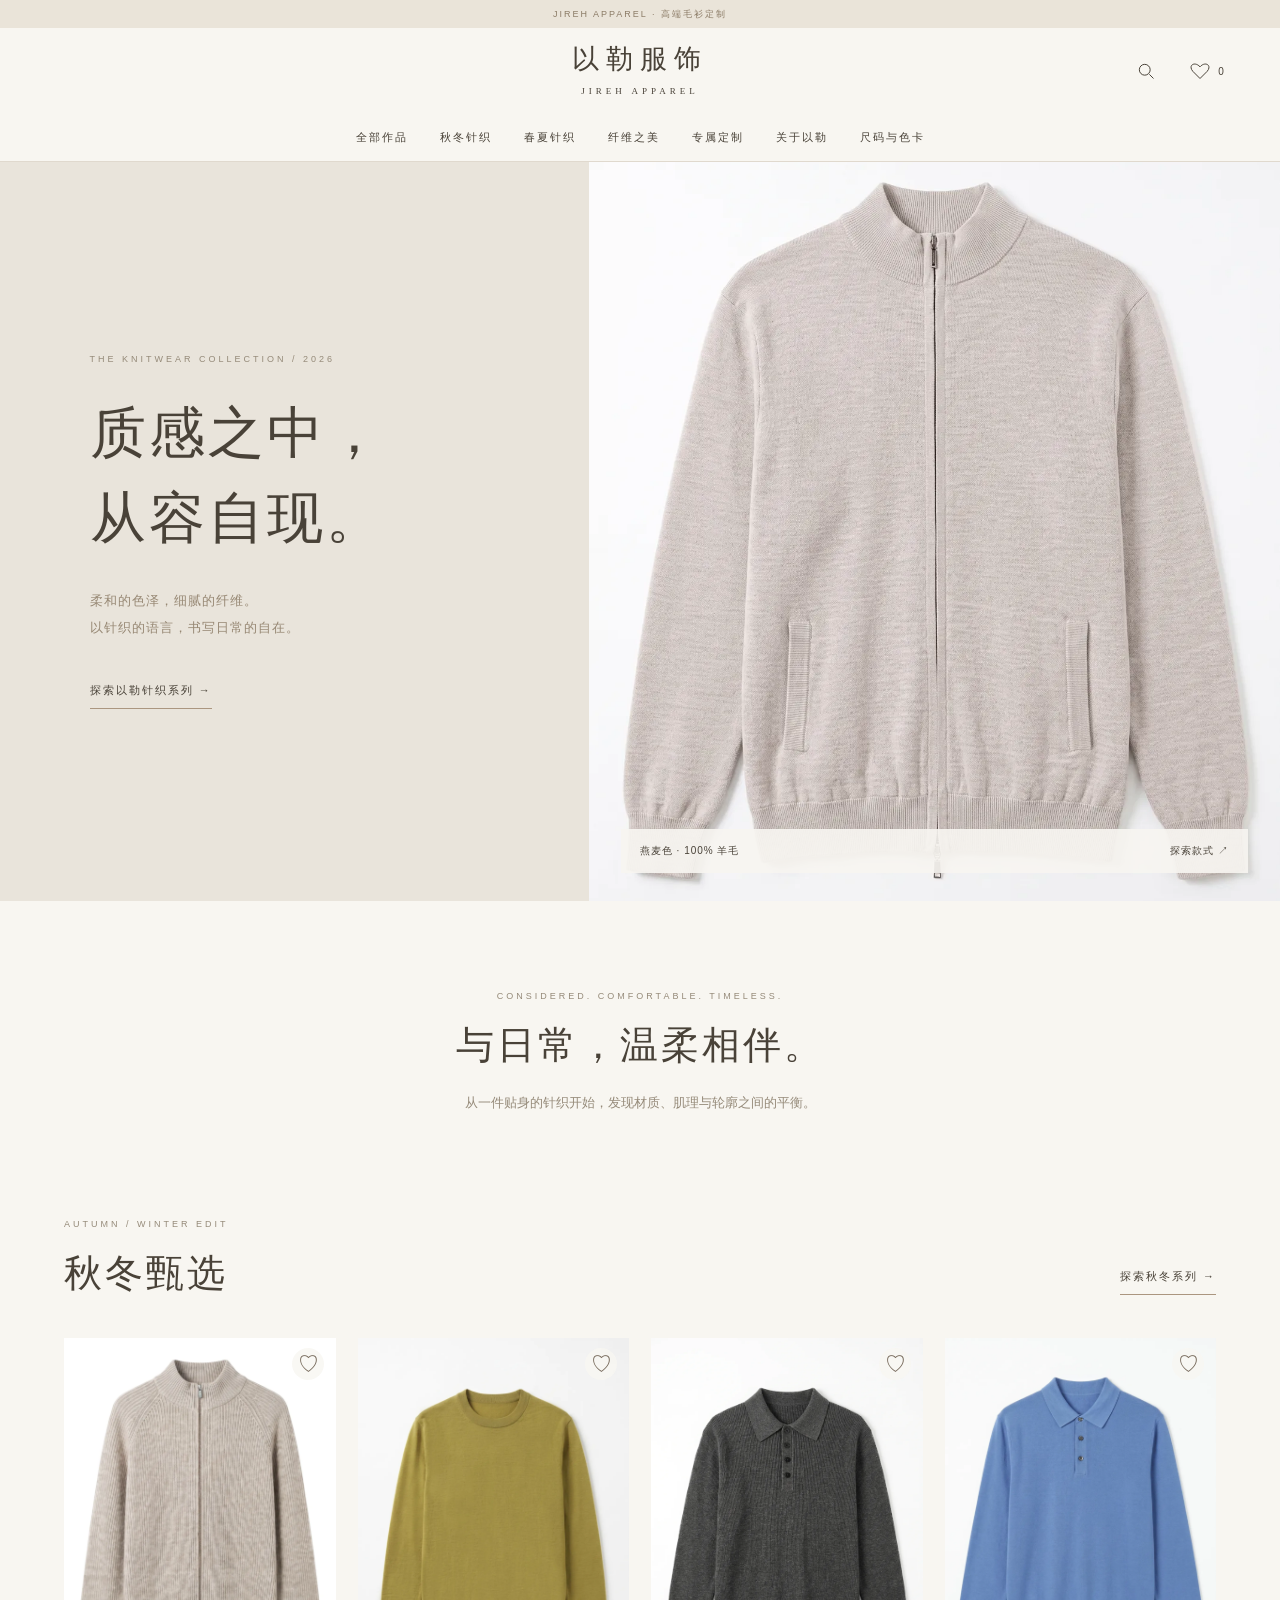
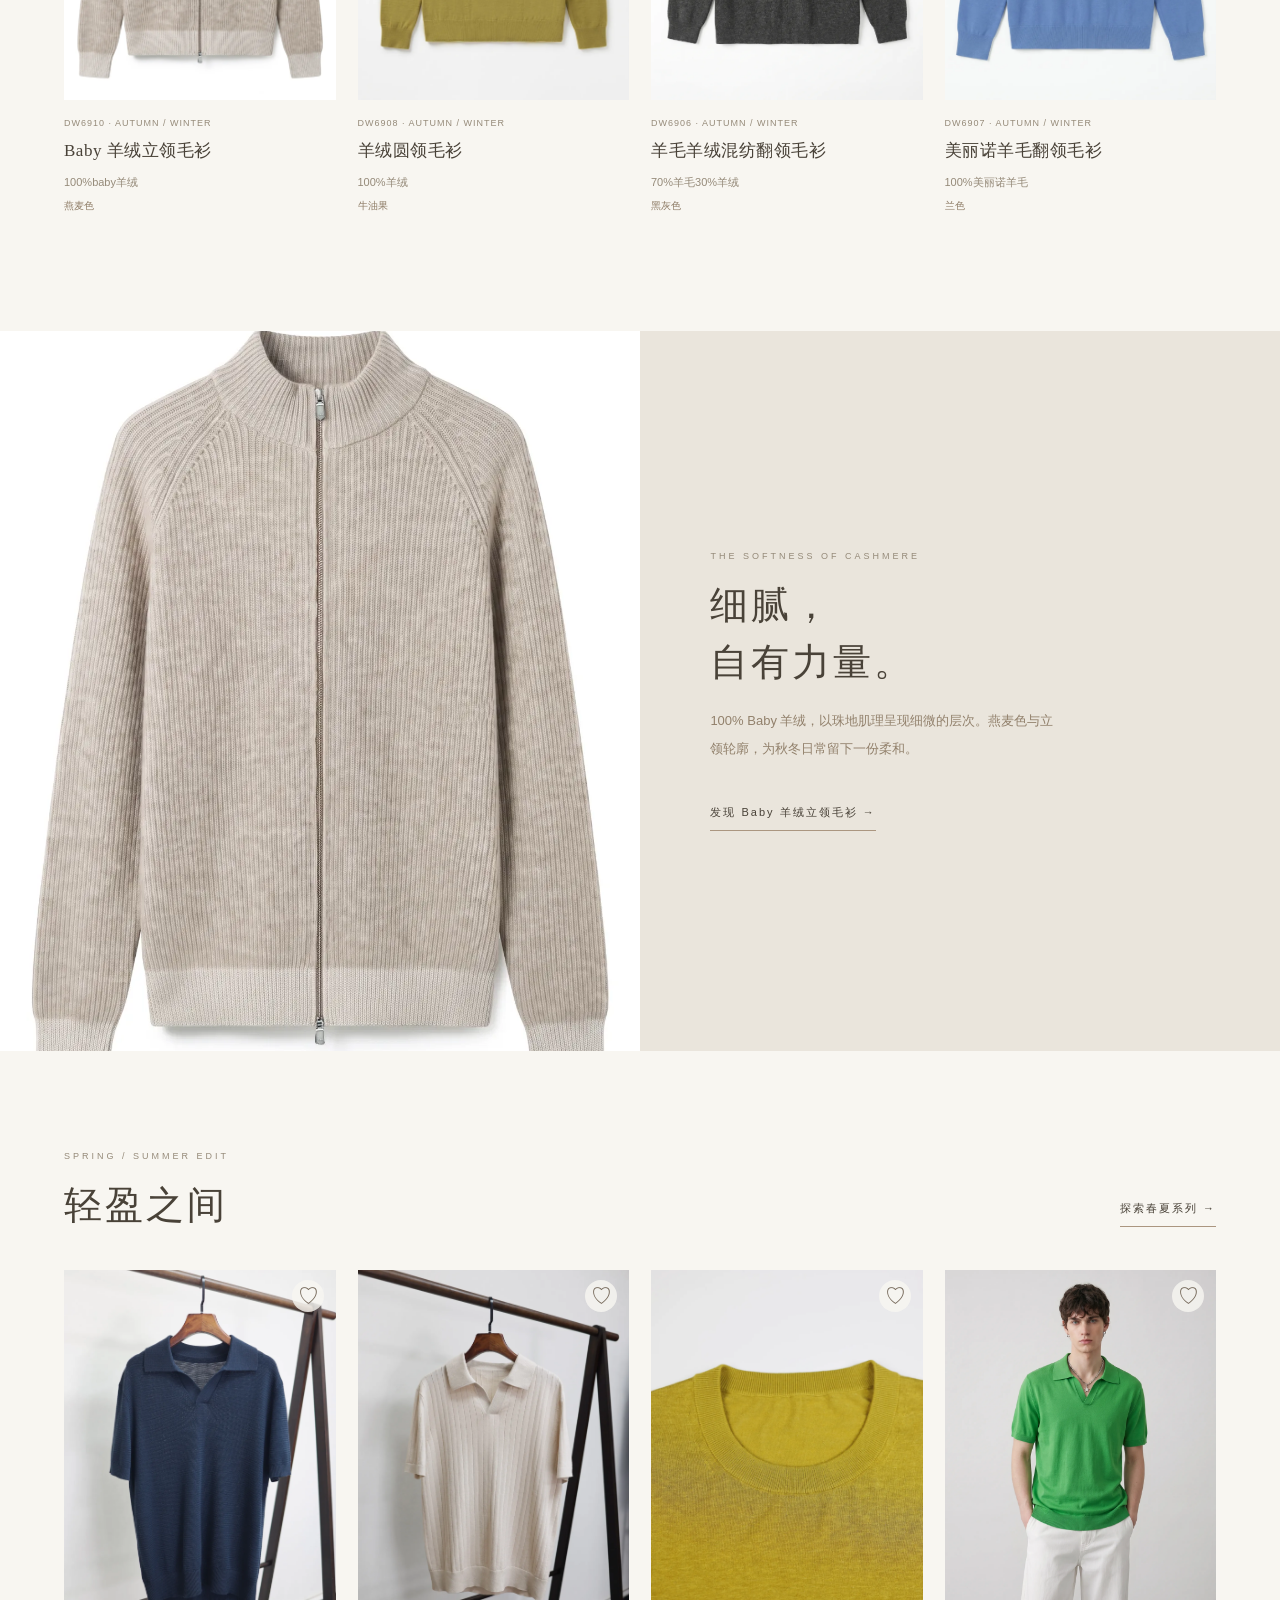
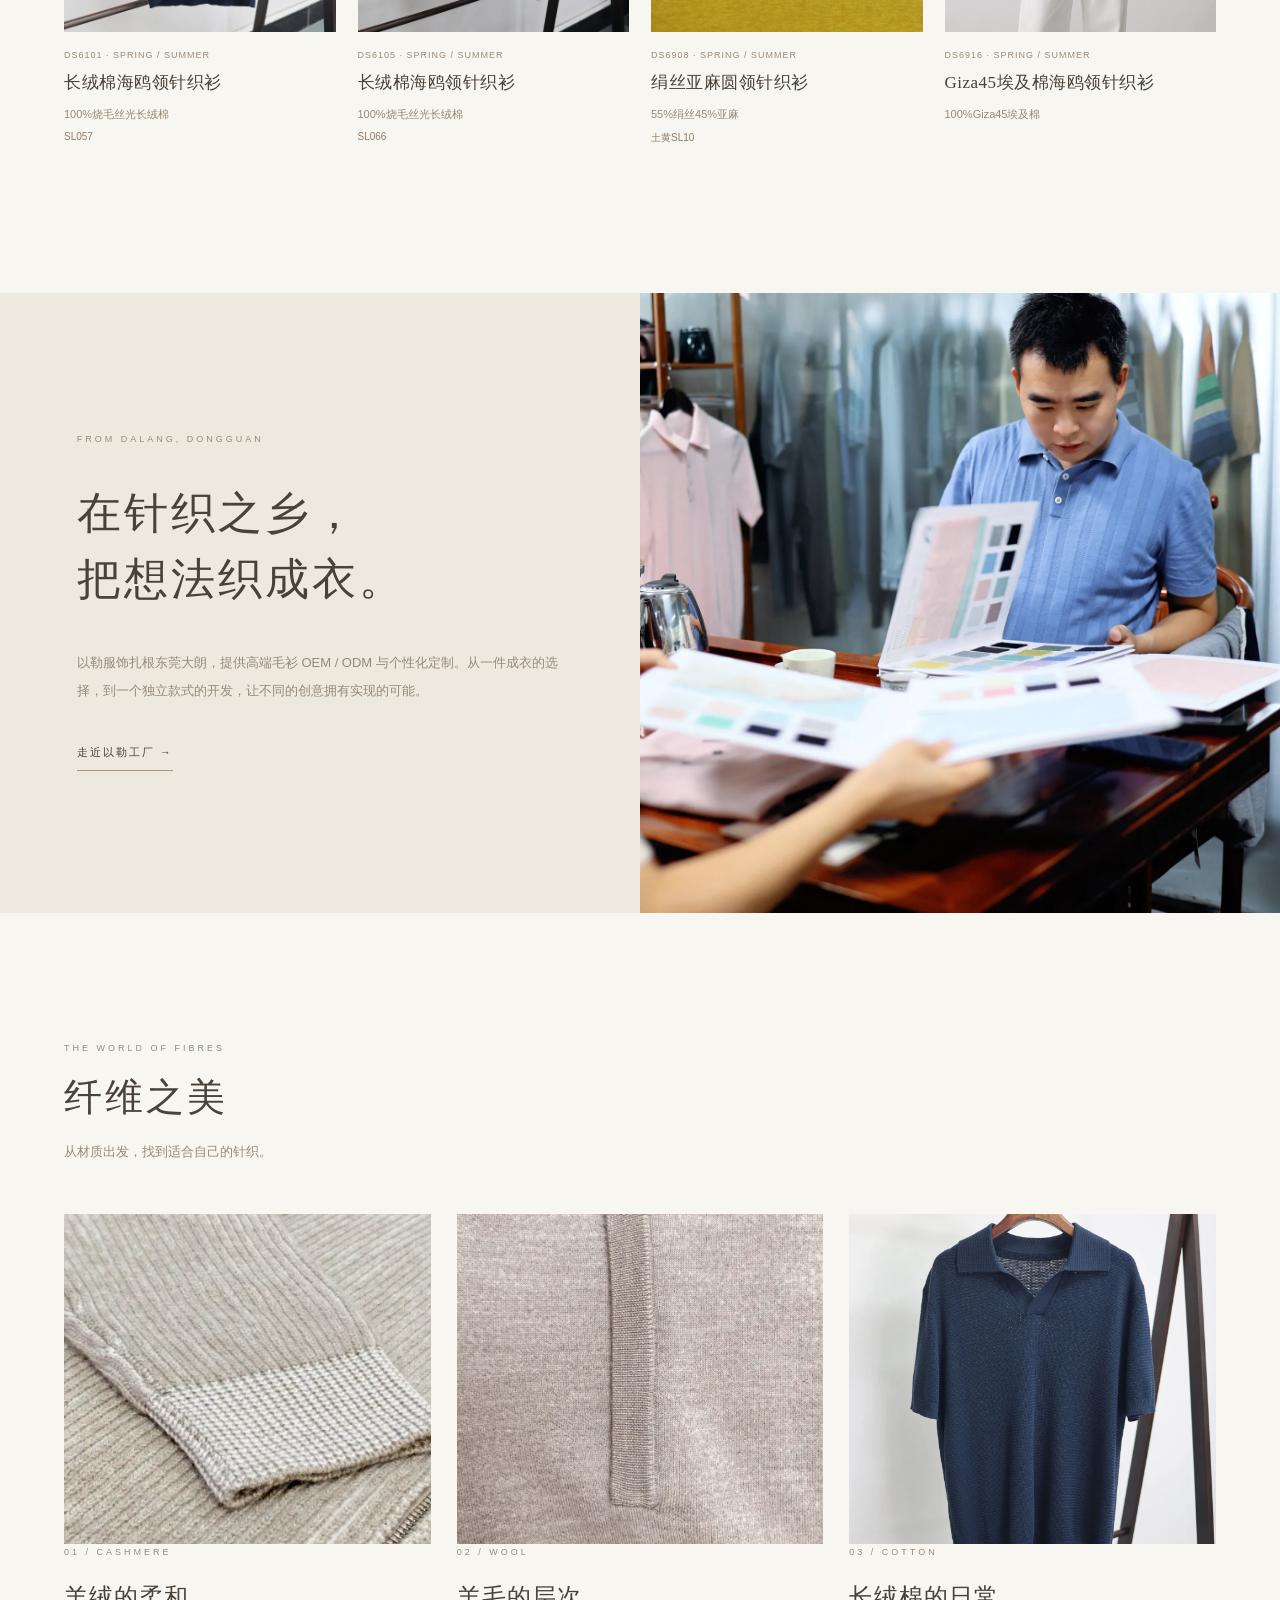
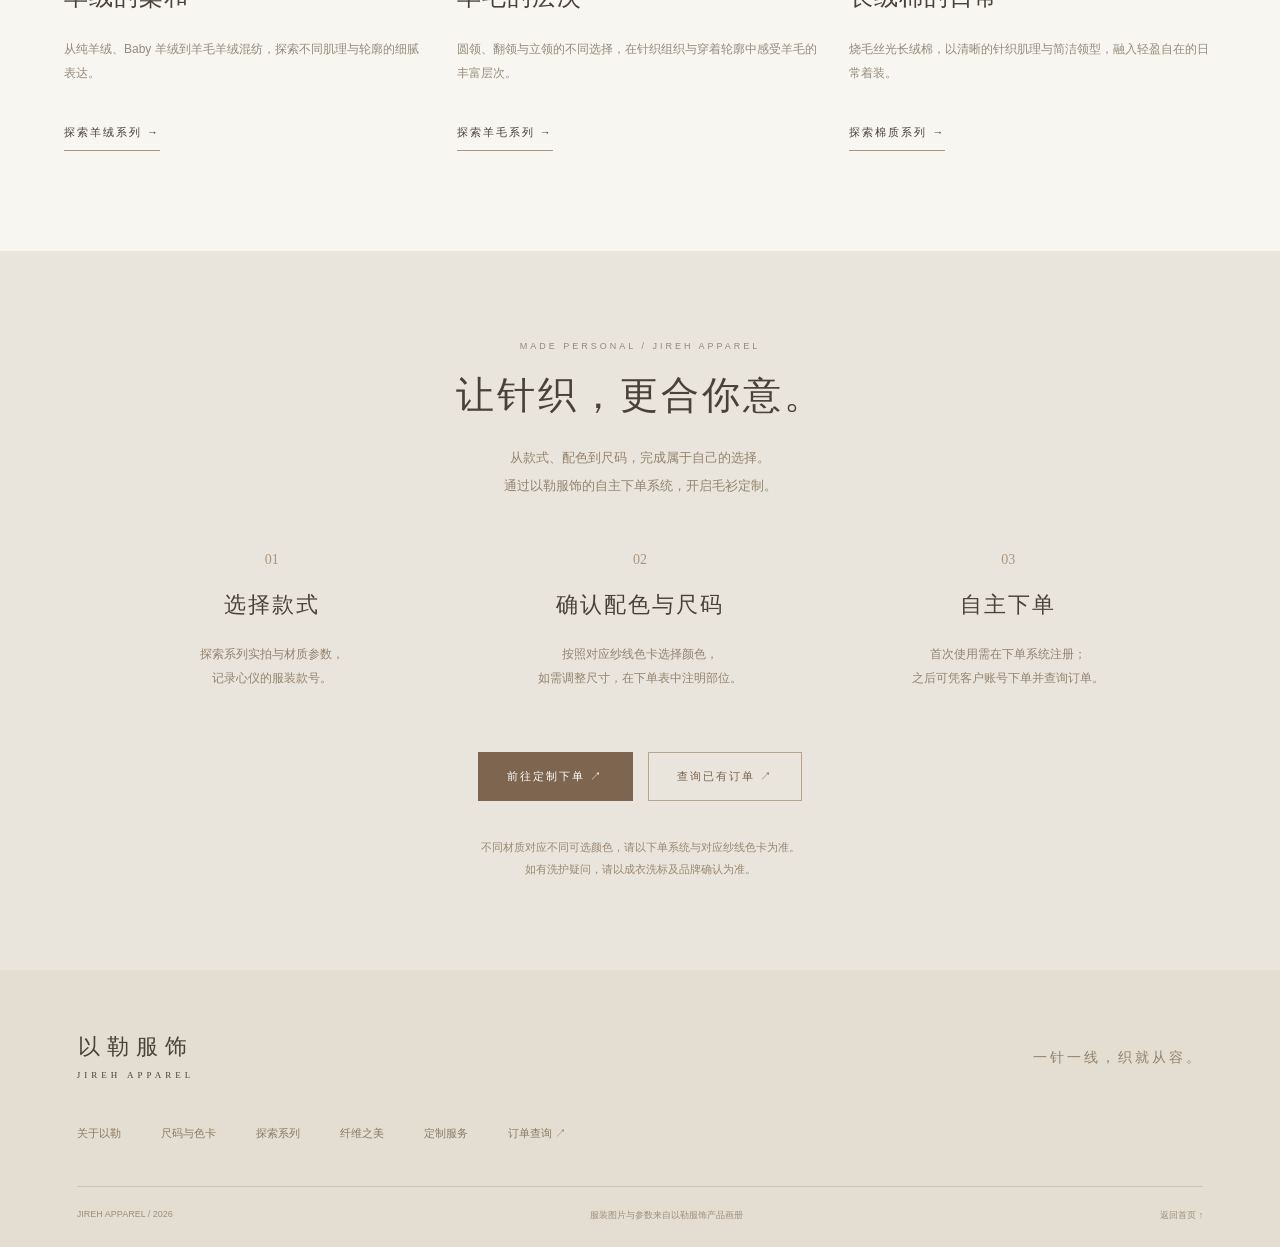
<file: index.html>
<!doctype html>
<html lang="zh-CN">
<head>
<meta charset="utf-8">
<meta name="viewport" content="width=device-width, initial-scale=1">
<title>以勒服饰 JIREH APPAREL</title>
<meta http-equiv="refresh" content="0; url=./jireh-github%203/">
<script>
const destination = new URL("./jireh-github%203/", location.href);
destination.search = location.search;
destination.hash = location.hash;
location.replace(destination.href);
</script>
</head>
<body><p><a href="./jireh-github%203/">进入以勒服饰官网</a></p></body>
</html>
</file>
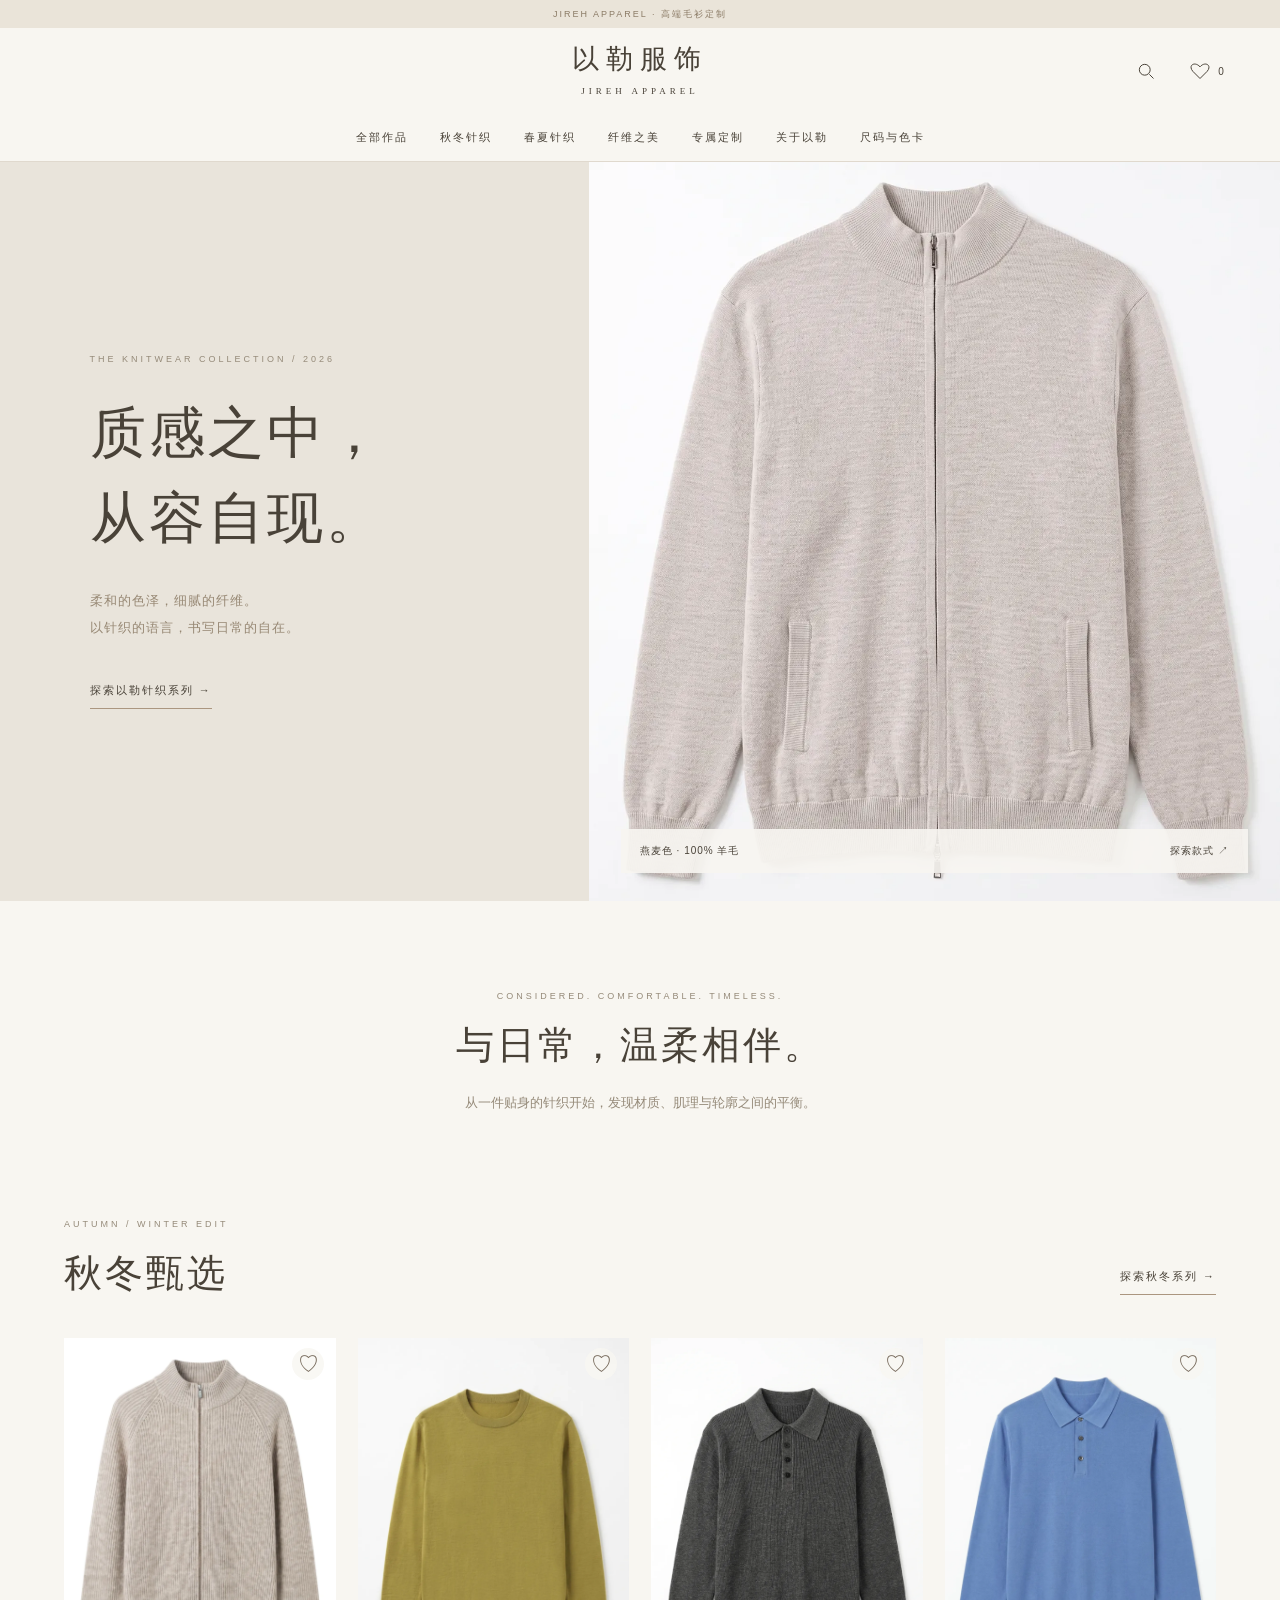
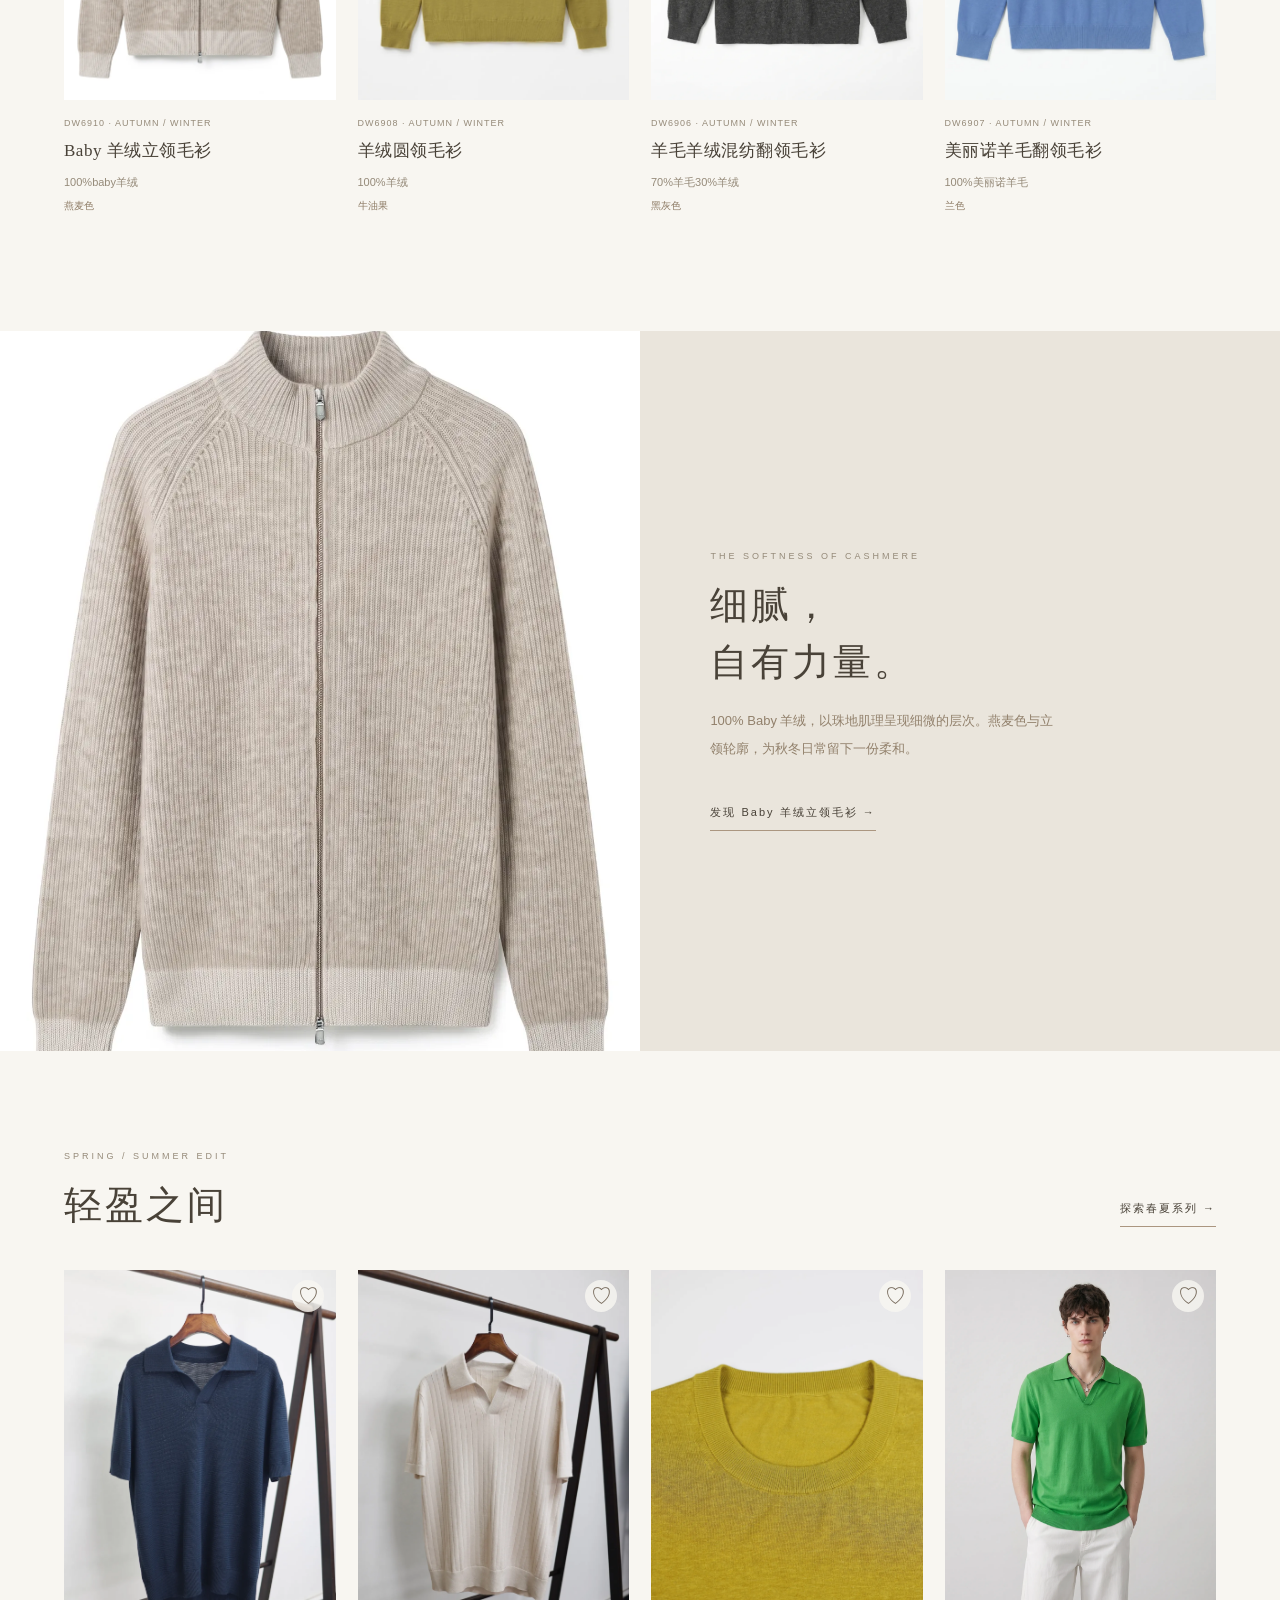
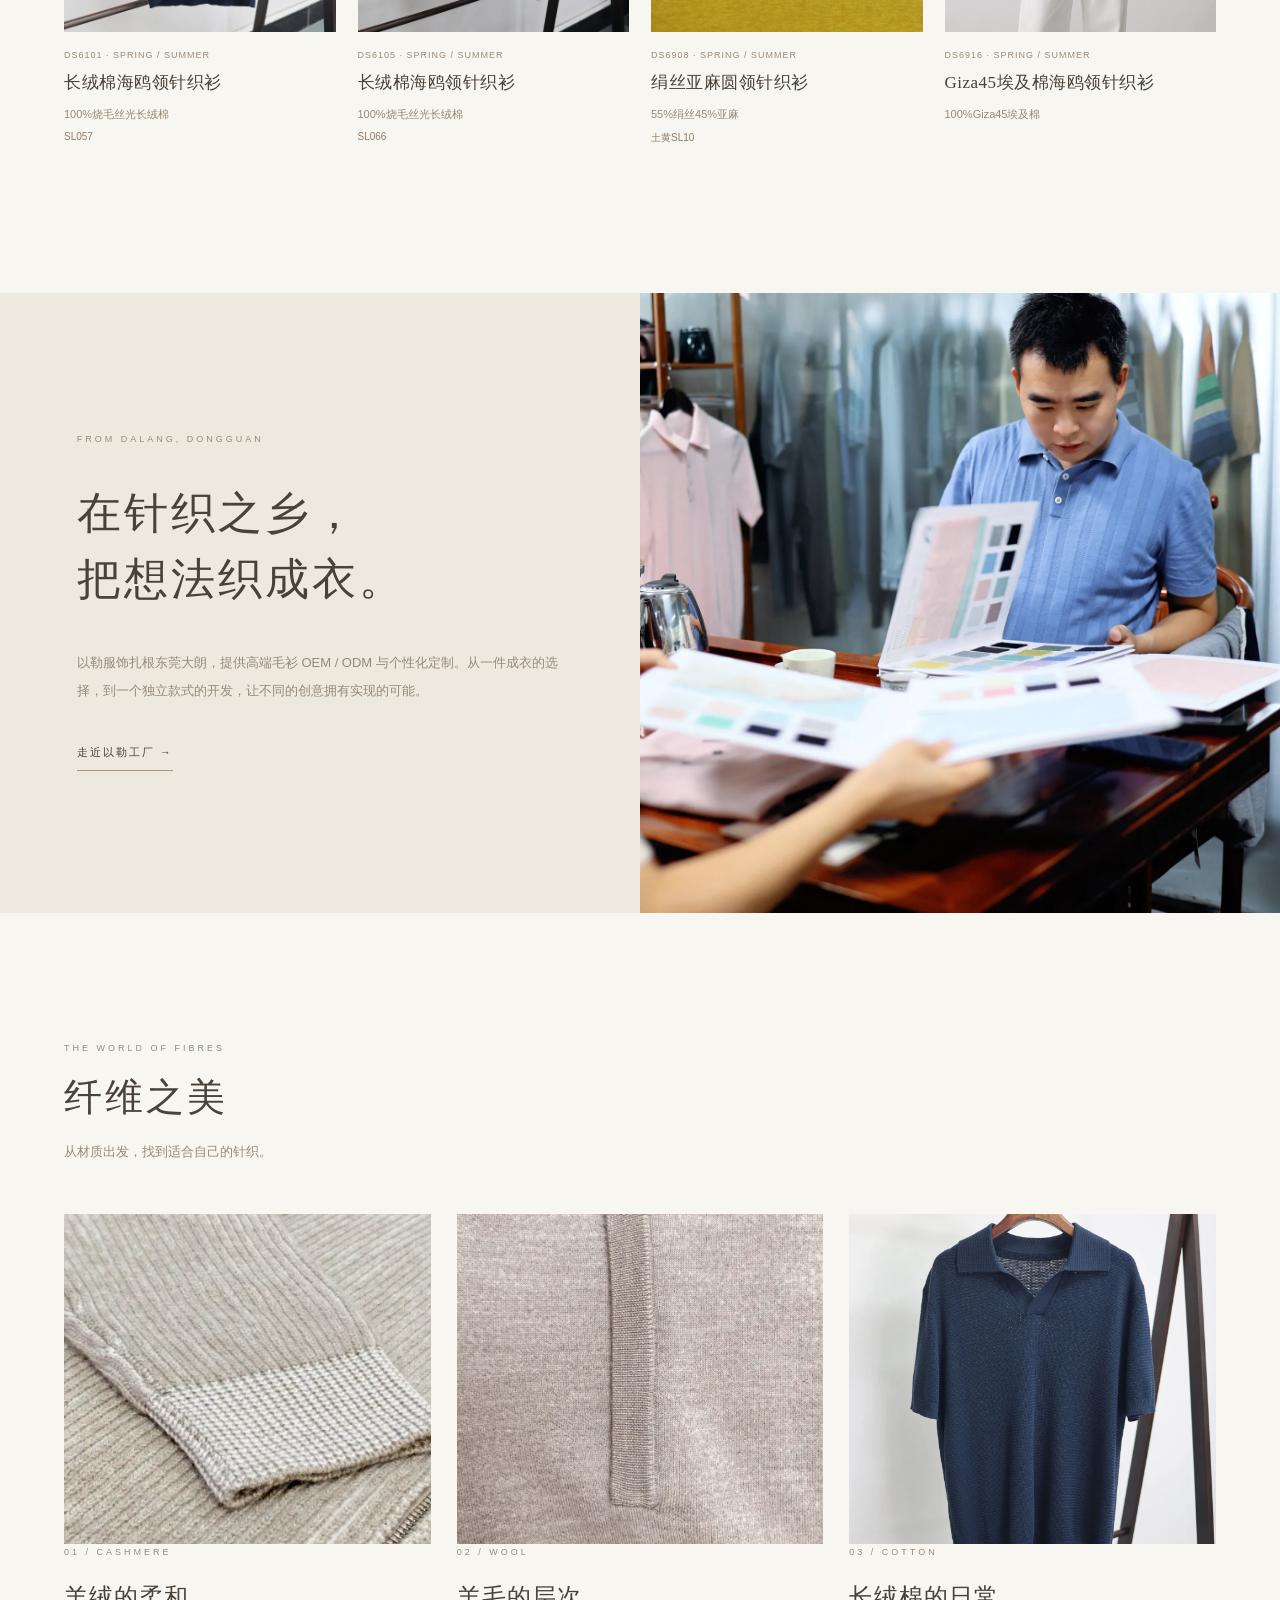
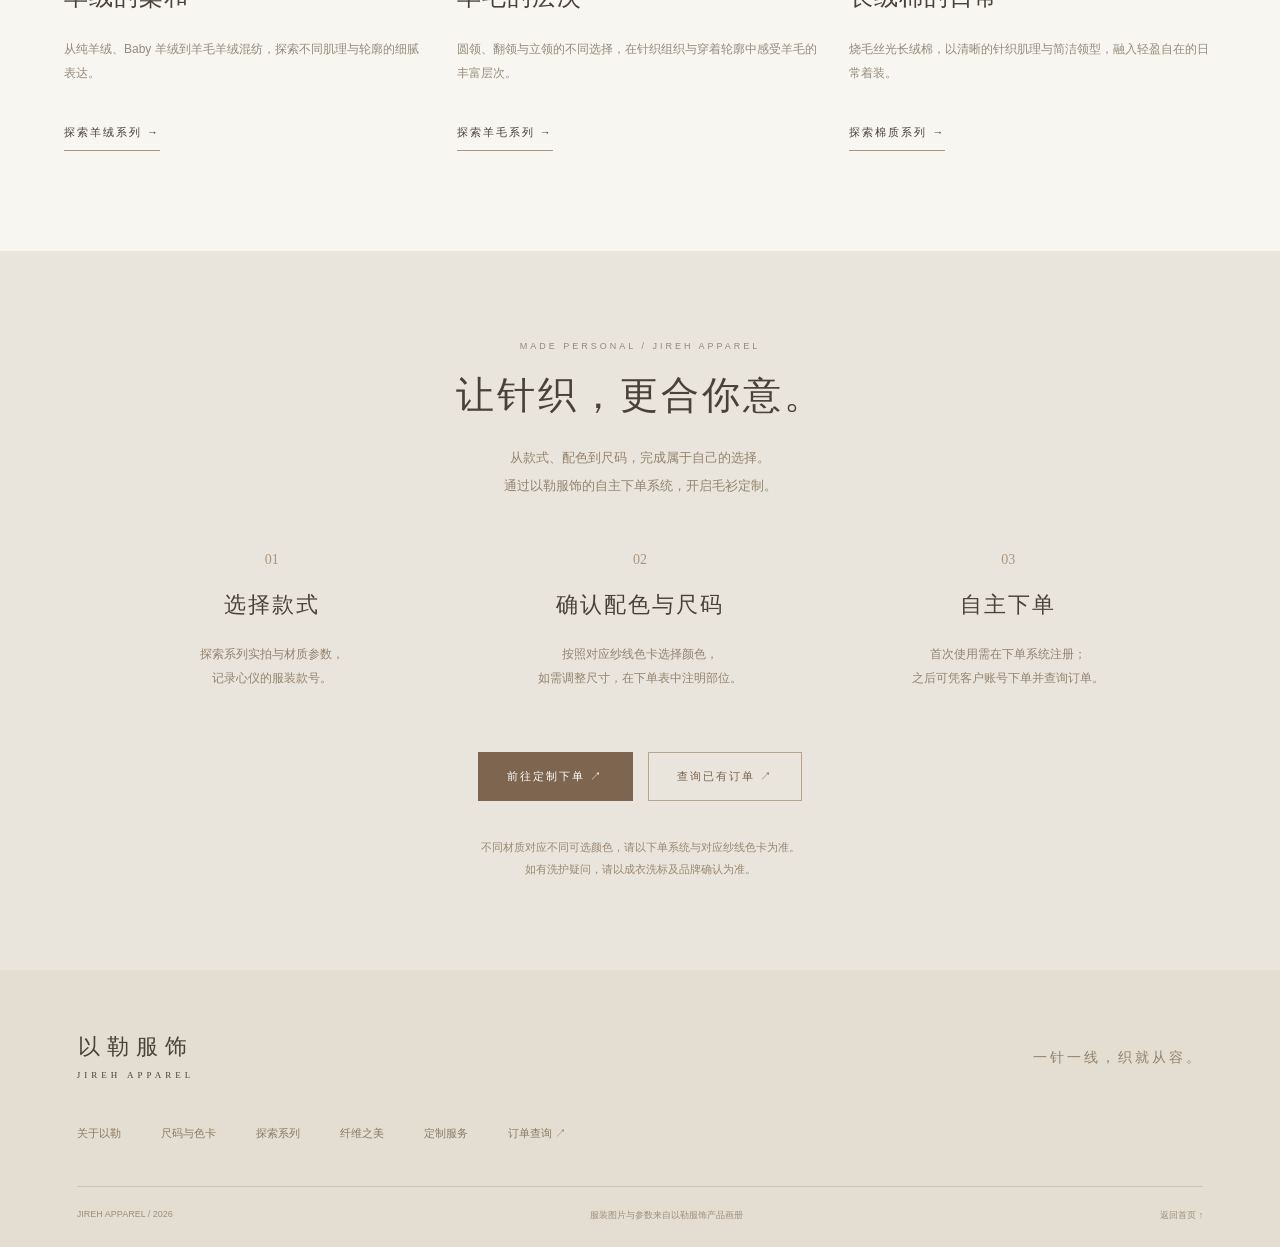
<file: jireh-github 3/index.html>
<!doctype html><html lang="zh-CN"><head><meta charset="UTF-8"><meta name="viewport" content="width=device-width,initial-scale=1"><meta name="theme-color" content="#f7f4ee"><title>以勒服饰 JIREH APPAREL | 针织与日常</title><meta name="description" content="探索以勒服饰2026针织系列。羊绒、美丽诺羊毛与长绒棉，发现服装实拍、材质细节与毛衫定制。"><link rel="stylesheet" href="style.css"></head><body><div class="service">JIREH APPAREL · 高端毛衫定制</div><header><div class="header-main"><button class="icon menu-toggle" aria-label="展开导航">☰</button><a class="wordmark" href="#home">以勒服饰<span>JIREH APPAREL</span></a><div class="utilities"><button class="icon search-toggle" aria-label="搜索产品"><svg viewBox="0 0 24 24"><circle cx="10.5" cy="10.5" r="6.5"/><path d="m16 16 5 5"/></svg></button><button class="icon saved-toggle" aria-label="查看甄选收藏"><svg viewBox="0 0 24 24"><path d="M12 21 3.5 12.5C-3 5 6 0 12 7c6-7 15-2 8.5 5.5Z"/></svg><span id="saved-count">0</span></button></div></div><nav aria-label="主导航"><a href="#collection" data-season="all">全部作品</a><a href="#collection" data-season="aw">秋冬针织</a><a href="#collection" data-season="ss">春夏针织</a><a href="#materials">纤维之美</a><a href="#custom">专属定制</a><a href="#about">关于以勒</a><a href="#guide">尺码与色卡</a></nav></header><main id="main"><div id="loading">正在展开针织系列…</div></main><footer><div class="footer-top"><a class="wordmark" href="#home">以勒服饰<span>JIREH APPAREL</span></a><p>一针一线，织就从容。</p></div><div class="footer-links"><a href="#about">关于以勒</a><a href="#guide">尺码与色卡</a><a href="#collection">探索系列</a><a href="#materials">纤维之美</a><a href="#custom">定制服务</a><a href="https://szcfz3u6en.jiandaoyun.com/q/662b0f9647b1393d08e0d629" target="_blank" rel="noopener">订单查询 ↗</a></div><div class="footer-bottom"><span>JIREH APPAREL / 2026</span><span>服装图片与参数来自以勒服饰产品画册</span><a href="#home">返回首页 ↑</a></div></footer><dialog id="saved-dialog"><div class="dialog-head"><div><div class="eyebrow">YOUR SELECTION</div><h2>我的甄选</h2></div><button class="icon close-dialog" aria-label="关闭甄选">×</button></div><div id="saved-body"></div></dialog><div id="toast" role="status" aria-live="polite"></div><script src="app.js"></script></body></html>
</file>
<file: jireh-github 3/style.css>
:root{--cream:#f8f6f1;--ink:#494238;--muted:#958a79;--line:#e0d9ce;--brown:#80634c;--serif:Georgia,'Songti SC','STSong',serif}*{box-sizing:border-box}html{scroll-behavior:smooth;scroll-padding-top:155px}body{margin:0;background:var(--cream);color:var(--ink);font-family:-apple-system,BlinkMacSystemFont,'Helvetica Neue','PingFang SC',sans-serif;font-size:14px}body:has(dialog[open]){overflow:hidden}a{text-decoration:none;color:inherit}button,input,select{font:inherit}button,a{touch-action:manipulation}button{cursor:pointer;color:inherit}button:focus-visible,a:focus-visible,input:focus-visible,select:focus-visible{outline:2px solid var(--brown);outline-offset:5px}.service{height:28px;display:grid;place-items:center;font-size:9px;letter-spacing:2px;background:#eae4d9;color:#8c7c67}header{position:sticky;top:0;z-index:10;background:#f8f6f1f5;backdrop-filter:blur(18px);border-bottom:1px solid var(--line)}.header-main{height:86px;position:relative;display:flex;align-items:center;justify-content:center}.wordmark{font-family:var(--serif);text-align:center;font-size:27px;letter-spacing:7px;line-height:1.1}.wordmark span{display:block;font-family:Georgia,serif;font-size:9px;letter-spacing:4px;margin-top:12px}.utilities{position:absolute;right:4vw;display:flex;gap:24px}.icon{border:0;background:transparent;min-width:28px;min-height:35px;padding:5px;display:inline-flex;gap:8px;align-items:center;justify-content:center;font-size:26px;font-weight:200}.icon svg{width:20px;height:20px;fill:none;stroke:currentColor;stroke-width:1.2}#saved-count{font-size:10px}.menu-toggle{display:none}nav{height:47px;display:flex;align-items:center;justify-content:center;gap:45px;font-size:11px;letter-spacing:2px}nav a{position:relative}nav a:hover:after{content:'';position:absolute;bottom:-9px;left:0;right:0;height:1px;background:var(--brown)}.eyebrow{font-size:9px;letter-spacing:3px;color:var(--muted);font-weight:400}.hero{display:grid;grid-template-columns:46% 54%;min-height:calc(100svh - 161px);max-height:900px;background:#e9e4db}.hero-copy{align-self:center;padding:75px 9vw 75px 7vw}.hero h1{font-family:var(--serif);font-size:clamp(40px,4.4vw,70px);font-weight:400;line-height:1.5;letter-spacing:3px;margin:27px 0}.hero-copy p{color:#978874;font-size:13px;letter-spacing:1px;line-height:2.1}.underlink{display:inline-block;font-size:11px;letter-spacing:2px;padding:10px 0;border-bottom:1px solid #ab9680;margin-top:18px}.hero-photo{position:relative;overflow:hidden;background:#eeeae5}.hero-photo img{width:100%;height:100%;object-fit:cover;object-position:center 47%;display:block}.hero-label{position:absolute;bottom:28px;left:32px;right:32px;display:flex;justify-content:space-between;align-items:end;font-size:10px;letter-spacing:1px;background:#f8f6f1e8;padding:15px 19px}.section{max-width:1440px;margin:auto;padding:100px 5vw}.intro{text-align:center;padding:90px 20px 65px}.intro h2,.section h2,.editorial h2,.custom h2{font-family:var(--serif);font-size:38px;font-weight:400;letter-spacing:3px;line-height:1.5;margin:16px 0}.intro p,.section-intro{color:var(--muted);line-height:2;font-size:13px}.section-head{display:flex;align-items:end;justify-content:space-between;margin-bottom:36px;gap:20px}.section-head .underlink{margin:0 0 7px}.section-head h2{margin-bottom:0}.product-grid{display:grid;grid-template-columns:repeat(4,minmax(0,1fr));gap:35px 22px}.product-card{position:relative;min-width:0}.product-image{aspect-ratio:3/4;background:#eeece7;overflow:hidden;display:block}.product-image img{width:100%;height:100%;object-fit:cover;display:block;transition:transform .8s}.product-card:hover .product-image img{transform:scale(1.025)}.favorite{position:absolute;right:12px;top:10px;border:0;border-radius:50%;background:#f8f6f1cc;width:32px;height:32px;font-size:21px;color:#726556}.favorite.selected{color:#895c44;background:#f5eee4}.product-info{padding:18px 0}.product-code{font-size:9px;letter-spacing:1px;color:var(--muted)}.product-info h3{font-family:var(--serif);font-size:17px;font-weight:400;letter-spacing:.5px;margin:9px 0;line-height:1.6}.product-info p{font-size:11px;color:var(--muted);margin:7px 0;line-height:1.7}.colour-line{display:flex;align-items:center;gap:7px;font-size:10px;color:#8e7c66}.swatch{width:9px;height:9px;border:1px solid #b6ac9d;border-radius:50%;background:#c5b395}.editorial{display:grid;grid-template-columns:1fr 1fr;background:#eae5dc}.editorial-photo{height:720px;overflow:hidden}.editorial-photo img{width:100%;height:100%;object-fit:cover;object-position:center 40%}.editorial-copy{align-self:center;padding:70px 11%}.editorial-copy p{font-size:13px;line-height:2.2;color:#92816c;max-width:350px}.material-grid{display:grid;grid-template-columns:repeat(3,1fr);gap:26px}.material-card img{width:100%;height:330px;object-fit:cover}.material-card h3{font-family:var(--serif);font-size:24px;font-weight:400;letter-spacing:1px}.material-card p{font-size:12px;line-height:2;color:var(--muted)}.custom{background:#eae5dc;text-align:center;padding:90px 5vw}.custom>p{max-width:610px;margin:20px auto;color:#94836e;font-size:13px;line-height:2.2}.steps{max-width:1050px;margin:50px auto;display:grid;grid-template-columns:repeat(3,1fr);gap:55px}.step span{font:14px Georgia;color:#aa957e}.step h3{font:22px var(--serif);letter-spacing:2px}.step p{font-size:12px;color:#93836f;line-height:2}.button{display:inline-flex;align-items:center;justify-content:center;gap:10px;background:#7d654f;color:white;border:1px solid #7d654f;padding:16px 28px;letter-spacing:2px;font-size:11px;min-height:48px}.button:hover{background:#654f3d}.button.secondary{background:transparent;color:#77634d;border-color:#b6a48f}.button.secondary:hover{background:#e8e1d5}.custom-actions{display:flex;justify-content:center;gap:15px}.fine{font-size:10px!important;color:#a1917d!important;letter-spacing:.5px}.collection{padding-top:65px}.collection-title{text-align:center;padding-bottom:30px}.collection-title h1{font:42px var(--serif);letter-spacing:3px;margin:18px}.collection-title p{color:var(--muted);font-size:12px}.toolbar{border-top:1px solid var(--line);border-bottom:1px solid var(--line);padding:20px 0;margin-bottom:35px;display:flex;justify-content:space-between;gap:15px;align-items:center}.filter-group{display:flex;gap:20px;align-items:center}.toolbar select{border:0;background:none;color:#7c6d5a;max-width:140px;font-size:11px;padding:5px 0;outline-offset:2px}.search-field{display:flex;align-items:center;gap:10px}.search-field input{background:none;border:0;border-bottom:1px solid var(--line);padding:8px 0;width:180px;font-size:11px;border-radius:0;color:var(--ink)}.count{color:var(--muted);font-size:10px;white-space:nowrap}.load-more{display:block;margin:45px auto 10px}.empty{text-align:center;grid-column:1/-1;padding:80px 10px;color:var(--muted);line-height:2}.detail{padding:35px 4vw 85px}.breadcrumb{font-size:10px;color:var(--muted);margin:0 0 30px;letter-spacing:1px}.detail-layout{display:grid;grid-template-columns:62% 38%;align-items:start}.gallery{display:grid;grid-template-columns:1fr 1fr;gap:15px}.gallery button{border:0;padding:0;background:#eeece7;overflow:hidden;cursor:zoom-in}.gallery button:first-child{grid-column:1/-1}.gallery img{width:100%;height:100%;object-fit:cover;display:block}.gallery button:first-child img{max-height:850px;object-fit:contain}.detail-copy{padding:25px 0 35px 55px;position:sticky;top:155px}.detail-copy h1{font:32px var(--serif);line-height:1.6;letter-spacing:1px;margin:19px 0}.detail-material{font-size:13px;color:var(--muted);line-height:1.8}.detail-desc{margin:28px 0;line-height:2;font-size:12px;color:#8c7b65}.detail-colour{padding:22px 0;border-top:1px solid var(--line);font-size:12px;display:flex;justify-content:space-between;gap:10px}.size-label{font-size:11px;margin:16px 0}.sizes{display:flex;gap:7px;flex-wrap:wrap;margin:15px 0 25px}.size{min-width:39px;height:37px;border:1px solid #d3c8b8;background:none;font-size:10px}.size[aria-pressed=true]{border-color:#7d654f;background:#e9e2d7}.detail-copy .button{width:100%;margin-bottom:11px}.details-table{margin-top:30px}.details-table summary{padding:20px 0;border-top:1px solid var(--line);font-size:12px;cursor:pointer}.specs{display:grid;grid-template-columns:65px 1fr;gap:13px;font-size:11px;color:#95836e;line-height:1.6;padding:0 0 20px}.specs dt,.specs dd{margin:0}.specs dt{color:#b2a18b}.related{padding-top:30px;border-top:1px solid var(--line)}footer{padding:65px 6vw 25px;background:#e4ddd1}.footer-top{display:flex;justify-content:space-between;align-items:center}.footer-top .wordmark{font-size:22px}.footer-top p{font-family:var(--serif);letter-spacing:3px;color:#92816a}.footer-links{display:flex;gap:40px;font-size:11px;margin:45px 0;color:#8b7b65}.footer-bottom{padding-top:22px;border-top:1px solid #cfc4b3;display:flex;justify-content:space-between;font-size:9px;color:#9f8f7a;gap:15px}dialog{padding:35px;border:0;background:var(--cream);color:var(--ink);max-width:700px;width:94vw;max-height:90vh}dialog::backdrop{background:#32291f75;backdrop-filter:blur(5px)}.dialog-head{display:flex;justify-content:space-between;align-items:start;border-bottom:1px solid var(--line);padding-bottom:20px}.dialog-head h2{font:30px var(--serif);margin-bottom:0}.saved-row{display:grid;grid-template-columns:80px 1fr 30px;gap:20px;align-items:center;padding:20px 0;border-bottom:1px solid var(--line)}.saved-row img{width:80px;height:100px;object-fit:cover}.saved-row h3{font:18px var(--serif)}.saved-row p{font-size:11px;color:var(--muted)}.saved-actions{display:flex;gap:15px;margin-top:25px;flex-wrap:wrap}#toast{position:fixed;bottom:30px;left:50%;transform:translateX(-50%) translateY(15px);opacity:0;background:#645340;color:#fff;padding:13px 25px;font-size:12px;z-index:100;transition:.25s;pointer-events:none}#toast.show{opacity:1;transform:translateX(-50%)}#loading{text-align:center;padding:150px 20px;color:var(--muted)}.zoom-dialog{width:90vw;max-width:1100px;height:90vh;padding:10px;position:fixed}.zoom-dialog img{width:100%;height:100%;object-fit:contain}.zoom-dialog .icon{position:absolute;top:15px;right:20px;background:#f8f6f1ee}.custom-note{max-width:800px;margin:35px auto 0;font-size:11px;line-height:2;color:#9a8871}body:has(.detail) .service{display:none}@media(min-width:1600px){.hero-photo img{object-fit:contain}}@media(max-width:1000px){.product-grid{grid-template-columns:repeat(3,1fr)}.hero-copy{padding:50px 6vw}.hero h1{font-size:45px}.detail-layout{grid-template-columns:55% 45%}.detail-copy{padding-left:30px}.material-card img{height:260px}.editorial-photo{height:600px}.filter-group{gap:10px}}@media(max-width:700px){html{scroll-padding-top:120px}.service{font-size:8px;height:25px}.header-main{height:70px}.wordmark{font-size:22px;letter-spacing:5px}.wordmark span{font-size:7px;letter-spacing:3px;margin-top:9px}.utilities{right:16px;gap:10px}.utilities .icon{min-width:24px;padding:2px}.icon svg{width:17px}.menu-toggle{display:block;position:absolute;left:17px;font-size:19px}nav{height:40px;gap:23px;font-size:10px;letter-spacing:0;overflow:auto;justify-content:flex-start;padding:0 20px;white-space:nowrap}nav.mobile-open{height:auto;flex-direction:column;padding:25px;align-items:start;gap:22px}.hero{display:flex;flex-direction:column-reverse;min-height:0;max-height:none}.hero-photo{height:61svh;min-height:380px}.hero-copy{padding:40px 26px 48px}.hero h1{font-size:37px;margin:17px 0;line-height:1.4}.hero-copy p{font-size:12px}.hero-label{left:16px;right:16px;bottom:16px;font-size:9px;padding:12px}.intro{padding:60px 25px 30px}.intro h2,.section h2,.editorial h2,.custom h2{font-size:30px;letter-spacing:2px}.section{padding:60px 20px}.section-head{align-items:start}.section-head .underlink{font-size:9px;white-space:nowrap;margin-top:20px}.product-grid{grid-template-columns:repeat(2,minmax(0,1fr));gap:25px 13px}.product-info{padding:12px 0}.product-info h3{font-size:15px;margin-top:8px}.product-info p{font-size:10px}.favorite{right:7px;top:7px;width:28px;height:28px;font-size:19px}.editorial{grid-template-columns:1fr}.editorial-photo{height:550px}.editorial-copy{padding:50px 28px}.material-grid{grid-template-columns:1fr;gap:35px}.material-card{display:grid;grid-template-columns:44% 1fr;gap:20px;align-items:center}.material-card img{height:230px}.material-card h3{font-size:22px}.material-card p{font-size:11px}.custom{padding:60px 25px}.steps{grid-template-columns:1fr;gap:24px;margin:35px auto}.step{border-top:1px solid #d6cdbd;padding-top:25px}.step h3{margin:12px}.custom-actions{flex-direction:column}.collection{padding-top:35px}.collection-title h1{font-size:33px}.toolbar{flex-wrap:wrap;gap:15px;padding:16px 0}.filter-group{width:100%;justify-content:space-between}.toolbar select{max-width:110px;font-size:10px}.search-field{flex:1}.search-field input{width:100%;min-width:0}.detail{padding:25px 18px 50px}.detail-layout{grid-template-columns:1fr}.detail-copy{padding:35px 5px 0;position:static}.detail-copy h1{font-size:29px}.gallery{gap:8px}.gallery button:first-child img{max-height:70svh}.gallery button:not(:first-child){max-height:250px}.breadcrumb{font-size:9px;margin-bottom:20px}.detail-copy .button{padding:16px}.footer-top{align-items:start;gap:30px}.footer-top p{font-size:11px;line-height:2;margin:0;letter-spacing:1px}.footer-links{gap:20px;flex-wrap:wrap}.footer-bottom{flex-direction:column;line-height:1.8}footer{padding:45px 25px 25px}dialog{padding:23px}.saved-row{grid-template-columns:60px 1fr 25px;gap:15px}.saved-row img{width:60px;height:80px}.saved-row h3{font-size:16px}.saved-actions{flex-direction:column}.count{font-size:9px}}
@media(prefers-reduced-motion:reduce){html{scroll-behavior:auto}*{transition:none!important}}
/* Keep the editorial opening within the viewport. */
.hero{height:calc(100svh - 161px);min-height:560px;max-height:860px}.hero-photo{min-height:0}.hero-copy{padding-top:40px;padding-bottom:40px}@media(max-width:700px){.hero{height:auto;min-height:0;max-height:none}.hero-copy{padding-top:35px;padding-bottom:45px}.hero-photo{min-height:380px}}
[hidden]{display:none!important}
.brand-teaser{display:grid;grid-template-columns:1fr 1fr;background:#eee9df;margin:30px 0}.brand-teaser>div{padding:90px 12%;align-self:center}.brand-teaser h2,.brand-hero h1,.custom-intro h1,.guide-intro h1{font:44px/1.5 var(--serif);letter-spacing:3px}.brand-teaser p{font-size:13px;line-height:2.1;color:var(--muted)}.brand-teaser>img{width:100%;height:620px;object-fit:cover}.brand-hero{display:grid;grid-template-columns:1fr 1fr;background:#e9e3d8}.brand-hero-copy{padding:80px 10%;align-self:center}.brand-hero p{color:var(--muted);font-size:13px;line-height:2}.brand-hero>img{height:610px;width:100%;object-fit:cover}.brand-story{max-width:960px}.brand-story>p{font-size:14px;line-height:2.3;color:#8f806d}.factory-rail{display:flex;gap:25px;justify-content:space-between;border-top:1px solid var(--line);margin-top:45px;padding-top:30px;font-size:11px;color:var(--muted)}.brand-values{text-align:center}.brand-values>p{color:var(--muted);letter-spacing:2px}.contact-block{display:grid;grid-template-columns:1fr 1fr;padding:70px 7vw;background:#eae4d9;gap:60px}.contact-block h2{font:30px/1.6 var(--serif);letter-spacing:2px}.contact-block p{font-size:12px;line-height:2;color:#91816a}.contact-info{padding-top:25px}.contact-info>a,.copy-wechat{font:24px var(--serif);display:block;letter-spacing:1px;padding:12px 0}.contact-info span{font:10px -apple-system,sans-serif;color:var(--muted);margin-left:20px;letter-spacing:1px}.copy-wechat{background:none;border:0;text-align:left}.custom-intro,.guide-intro{text-align:center;padding-bottom:20px}.custom-intro>p,.guide-intro>p{font-size:13px;line-height:2;color:var(--muted)}.service-types{display:grid;grid-template-columns:repeat(3,1fr);gap:45px}.service-types article{border-top:1px solid var(--line);padding-top:25px}.service-types h2{font-size:29px}.service-types p{font-size:13px;color:var(--muted);line-height:2.2}.service-notes{max-width:1000px;padding-top:10px}.service-notes details{border-top:1px solid var(--line)}.service-notes summary{padding:25px 0;cursor:pointer;font:19px var(--serif);letter-spacing:1px}.service-notes details p{font-size:13px;line-height:2.1;color:#93836e}.service-notes .custom-actions{margin-top:35px}.guide-section{padding-top:50px}.table-scroll{overflow:auto;margin-top:35px}.size-table{border-collapse:collapse;width:100%;min-width:690px;text-align:center;font-size:12px}.size-table th{font-weight:400;background:#e9e3d8;color:#7e6b54}.size-table th,.size-table td{padding:20px 14px;border-bottom:1px solid var(--line)}.size-table tbody tr:nth-child(even){background:#f0ece4}.measurement-layout{display:grid;grid-template-columns:1fr 1fr;gap:70px;align-items:center;margin:65px 0 0}.measurement{border:0;padding:0;background:none;cursor:zoom-in}.measurement img{width:100%;max-height:420px;object-fit:contain}.measurement-layout h3,.colour-notes h3{font:30px/1.5 var(--serif);letter-spacing:1px}.measure-list{display:grid;grid-template-columns:55px 1fr;gap:15px;font-size:12px;line-height:1.8;color:var(--muted)}.measure-list dd{margin:0}.colour-sheets{display:grid;grid-template-columns:1fr 1fr;gap:25px;margin-top:40px}.colour-sheets button{border:0;padding:0;background:#eee9df;cursor:zoom-in}.colour-sheets img{width:100%;height:100%;object-fit:contain;display:block}.colour-notes{max-width:750px;margin:50px auto 0}.colour-notes p{line-height:2.2;color:var(--muted);font-size:13px}.colour-notes .copy-wechat{font:12px -apple-system,sans-serif}nav{gap:32px}.footer-links{flex-wrap:wrap}.size-label a{color:var(--muted)}@media(max-width:700px){nav{gap:23px}.brand-teaser,.brand-hero{grid-template-columns:1fr}.brand-teaser>div{padding:50px 27px}.brand-teaser h2,.brand-hero h1,.custom-intro h1,.guide-intro h1{font-size:33px}.brand-teaser>img{height:400px}.brand-hero>img{height:400px}.brand-hero-copy{padding:45px 27px}.factory-rail{flex-wrap:wrap;gap:20px}.contact-block{grid-template-columns:1fr;gap:15px;padding:50px 25px}.contact-block h2{font-size:26px}.contact-info{padding-top:0}.contact-info>a,.contact-info .copy-wechat{font-size:23px}.service-types{grid-template-columns:1fr;gap:35px}.service-types h2{font-size:26px}.service-notes summary{font-size:18px}.measurement-layout{grid-template-columns:1fr;gap:20px;margin-top:40px}.measurement-layout h3,.colour-notes h3{font-size:26px}.colour-sheets{grid-template-columns:1fr}.guide-section{padding-top:40px}}
</file>
